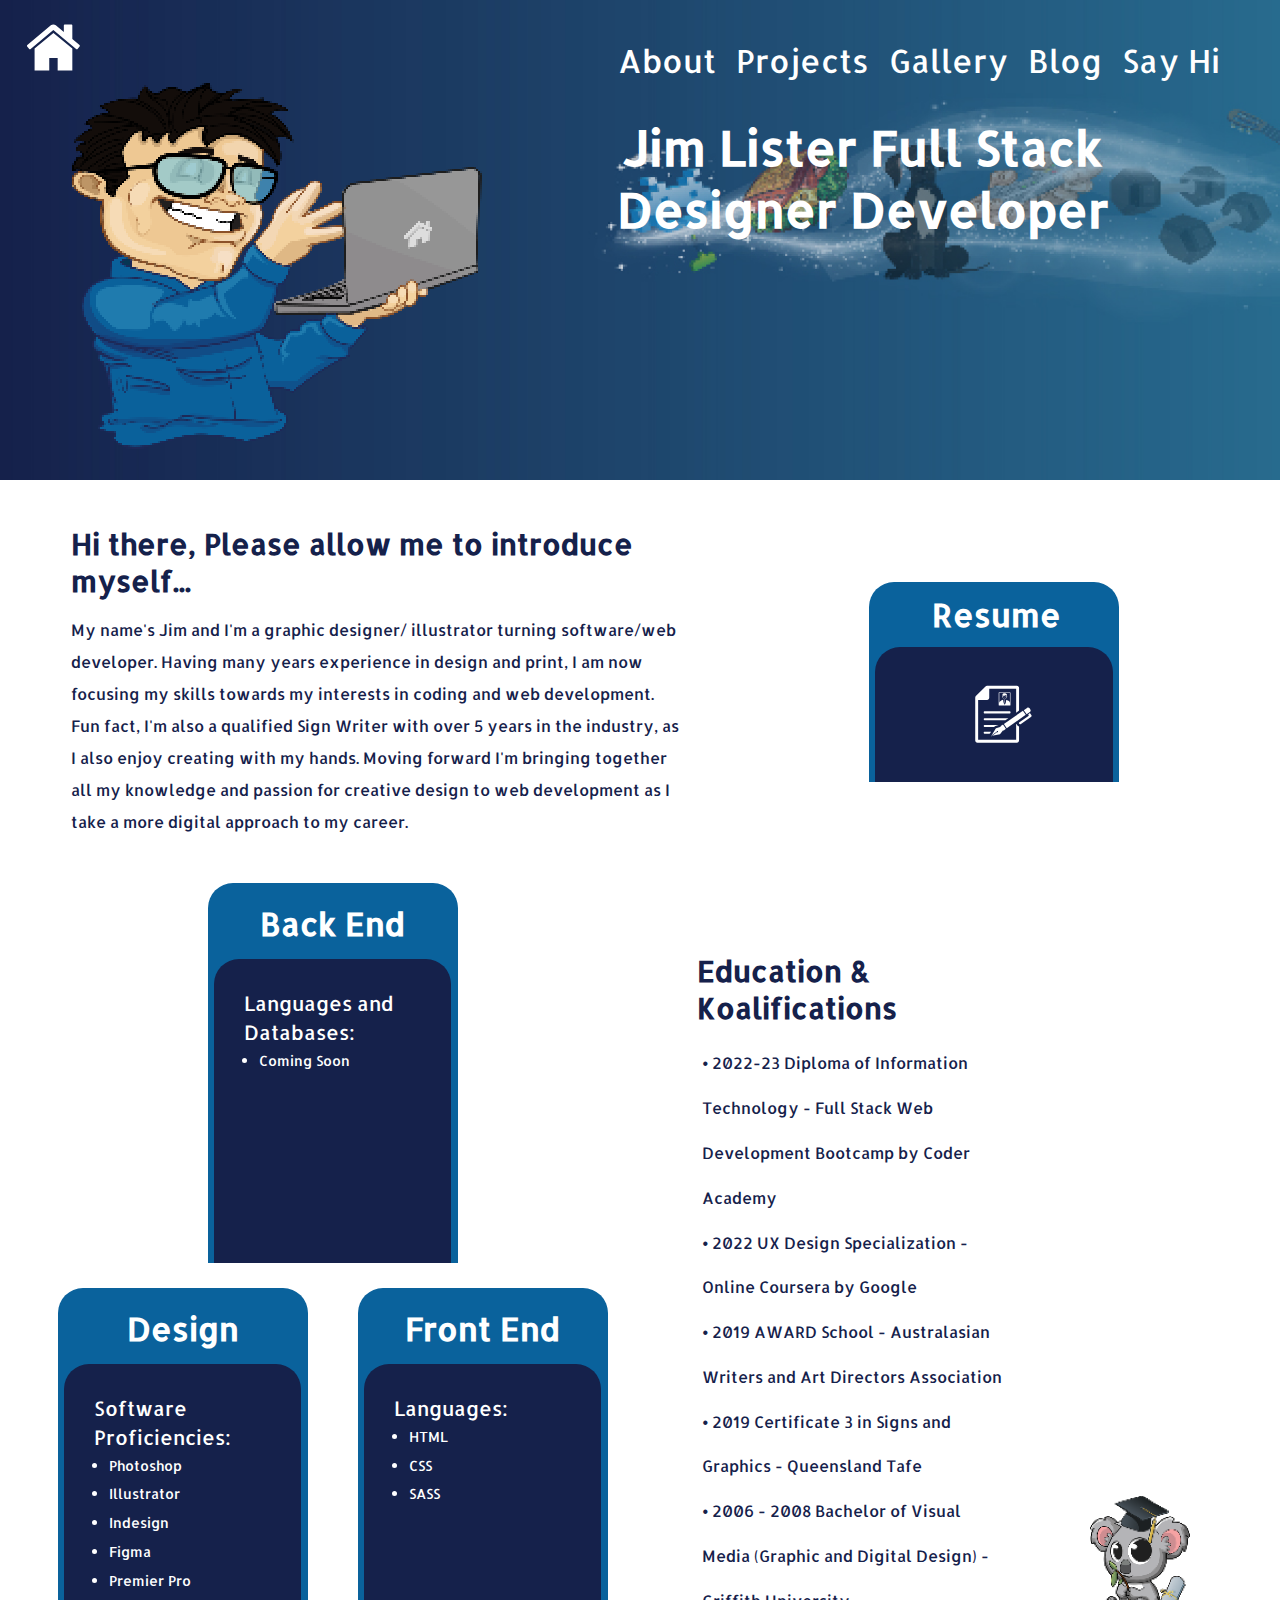
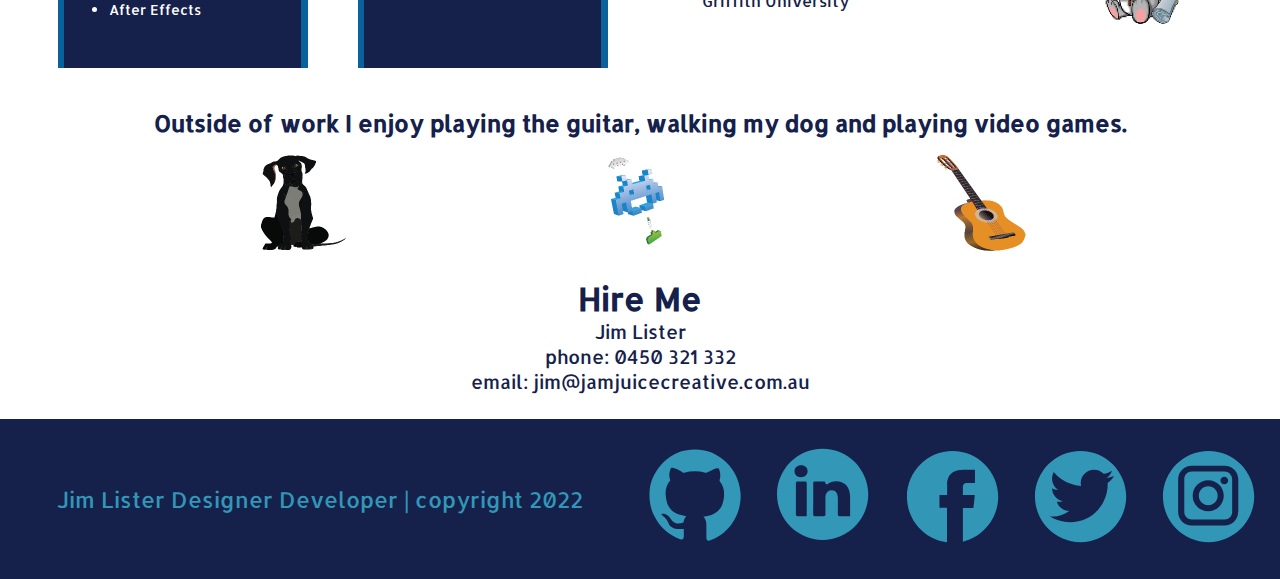
<file: index.html>
<!DOCTYPE html>
<html lang="en">
<head>
    <meta charset="UTF-8">
    <meta http-equiv="X-UA-Compatible" content="IE=edge">
    <meta name="viewport" content="width=device-width, initial-scale=1.0">
    <title>Jim Lister Full Stack Designer Developer</title>
    <link rel="preconnect" href="https://fonts.googleapis.com">
    <link rel="preconnect" href="https://fonts.gstatic.com" crossorigin>
    <link href="https://fonts.googleapis.com/css2?family=Allerta&display=swap" rel="stylesheet">
    <link rel="stylesheet" href ="stylesheets/style.css">
</head>

<body>
    <!-- Main Header -->
    <header class = "header">
        
        <div class = "header-top">
            <a class = "home-icon-container" href ="/index.html" >
                <img class = "home-icon" src="./images/home icon.svg" alt="home icon">
            </a>
            
            <!-- Desktop View Navigation -->

            <div class = "outside-nav">    
                <nav class ="nav">
                    <ul>
                        <span class ="header-top-span"></span>
                        <li>
                            <a href="/index.html">About</a>
                        </li>
                        <li>
                            <a href="./pages/projects.html">Projects</a>
                        </li>
                        <li>
                            <a href="./pages/gallery.html">Gallery</a>
                        </li>
                        <li>
                            <a href="./pages/blog.html">Blog</a>
                        </li>
                        <li>
                            <a href="./pages/contact.html">Say Hi</a>
                        </li>
                    </ul>
                </nav>
                <h1 class = "small-heading">Jim Lister Full Stack Designer Developer</h1>
            </div> 
        </div>  

        

        <div class = "header-bottom">
            <img class = "jim-illustration" src="./images/jim-lister-illustration.png" alt = "Jim Lister Illustration">
            <h1 class="large-heading">Jim Lister Full Stack Designer Developer</h1>
            <a class = "hamburger">
                <img class = "menu-icon" src ="./images/menu-bar-icon.svg" alt ="menu bar icon" width ="5px">
            </a>    
        </div>    
    
    </header>
    <!-- Phone View navigation -->
    <menu class = "dropdown-menu">
        <ul>
            <div class="dropdown"><li><a href="./index.html">About</a></li></div>
            <div class="dropdown"><li><a href="./pages/projects.html">Projects</a></li></div>
            <div class="dropdown"><li><a href="./pages/gallery.html">Gallery</a></li></div>
            <div class="dropdown"><li><a href="./pages/blog.html">Blog</a></li></div>
            <div class="dropdown"><li><a href="./pages/contact.html">Say Hi</a></li></div>
        </ul>

    </menu>

    <!-- about section -->

    <main class= "about">
        <div class ="about-top">
            <div class ="introduction-container">
                <h3 class ="introduction-heading">
                    Hi there, Please allow me to introduce myself...
                </h3>
                <p class = "introduction-text">
                    My name's Jim and I'm a graphic designer/ illustrator turning software/web developer. Having many years experience in design and print, I am now focusing my skills towards my interests in coding and web development.
                    Fun fact, I'm also a qualified Sign Writer with over 5 years in the industry, as I also enjoy creating with my hands.
                    Moving forward I'm bringing together all my knowledge and passion for creative design to web development as I take a more digital approach to my career. 

                </p>
                
                
            </div>
            <div class ="resume-card-container-container">
                <div class = "resume-card-container">
                    <h4> Resume</h4>
                    <div class = "box">
                        <div class = "resume-icon-container">
                            <a href ="./pdf/JimListerCV2022.pdf"><img class = "resume-icon" src = "./images/resume-icon.svg" alt = "resume icon"></a>
                        </div>
                    </div>
                </div>
            </div>
        </div>
            <div class ="about-bottom">
                <div class="qualifications-container">
                    <div class="qualifications-content">
                        <h3 class ="qualification-heading">
                            Education & Koalifications
                        </h3>
                        <p class = "qualifications-text">
                            • 2022-23 
                            Diploma of Information Technology
                            - Full Stack Web Development 
                            Bootcamp by Coder Academy <br>
                            • 2022 UX Design Specialization 
                            - Online Coursera by Google <br>
                            • 2019
                            AWARD School 
                            - Australasian Writers 
                            and Art Directors Association <br>
                            • 2019
                            Certificate 3 in Signs and Graphics 
                            - Queensland Tafe <br>
                            • 2006 - 2008
                            Bachelor of Visual Media 
                            (Graphic and Digital Design)
                            - Griffith University
                        </p>
                    </div>
                    <div class = "koala-image-container">
                        <img class = "koala-image" src ="images/koalaifications.png" alt ="Koala Graduate Illustration">
                    </div>
                </div>
                <div class ="all-cards">
                <div class = "card-container">
                    <h4 class = "design-header"> Design </h4>
                    <div class = "box">
                    <ul class = "list">
                        <li class = "list-heading">Software Proficiencies:</li>
                        <div class="sub-list">
                            <li>Photoshop</li>
                            <li>Illustrator</li>
                            <li>Indesign</li>
                            <li>Figma</li>
                            <li>Premier Pro</li>
                            <li>After Effects</li>
                        </div>
                    </ul>
                    </div>
                </div>
                <div class = "card-container">
                    <h4 class = "front-end-header"> Front End </h4>
                    <div class = "box">
                    <ul class = "list">
                        <li class = "list-heading">Languages:</li>
                        <div class="sub-list">
                            
                            <li>HTML</li>
                            <li>CSS</li>
                            <li>SASS</li>
                        </div>
                    </ul>
                    </div>
                </div>
                <div class = "card-container">
                    <h4 class = "design-header"> Back End </h4>
                    <div class = "box">
                    <ul class = "list">
                        <li class = "list-heading">Languages and Databases:</li>
                        <div class="sub-list">
                            <li>Coming Soon</li>
                        </div>
                    </ul>
                    </div>
                </div>
            </div>
        </div>
    </main>

    <!-- Personal Details Section -->
    <section class ="personal-details">
        <article class ="personal-interests">
            <h2>Outside of work I enjoy playing the guitar, walking my dog and playing video games. </h2>
            <section class ="interest-images-container">
                <div class ="interest-image"><img src ="./images/great-dane.png"></div>
                <div class ="interest-image"><img src ="./images/video-game.png"></div>
                <div class ="interest-image"><img src ="./images/guitar.png"></div>
            </section>
        </article>
        <aside class ="contact-details">
        <h2>Hire Me</h2>
        <p>Jim Lister</p>
        <p>phone: 0450 321 332</p>
        <p>email: jim@jamjuicecreative.com.au</p>
        </aside>
    </section>

    <!-- footer -->

    <footer>
        <div class = "footer-container">
            <div class="socials-container">
                <a href="https://github.com/JamJuiceCreative"><img src="./images/github-icon.svg" alt = "github icon"></a>
                <a href="https://www.linkedin.com/in/jim-lister"><img src="./images/linked-in-icon.svg" alt = "linked-in icon"></a>
                <a href="https://www.facebook.com/jamjuicecreative"><img src="./images/face-book-icon.svg" alt = "face book icon"></a>
                <a href="https://twitter.com/JamJuiceCrea"><img src="./images/twitter-icon.svg" alt ="twitter icon"></a>
                <a href="https://www.instagram.com/jamjuicecreative/"><img src="./images/instagram-icon.svg" alt ="instagram icon"></a>
            </div>
            <p class = "footer-text">Jim Lister Designer Developer | copyright 2022</p>
        </div>
    </footer>

</body>
</html>
</file>
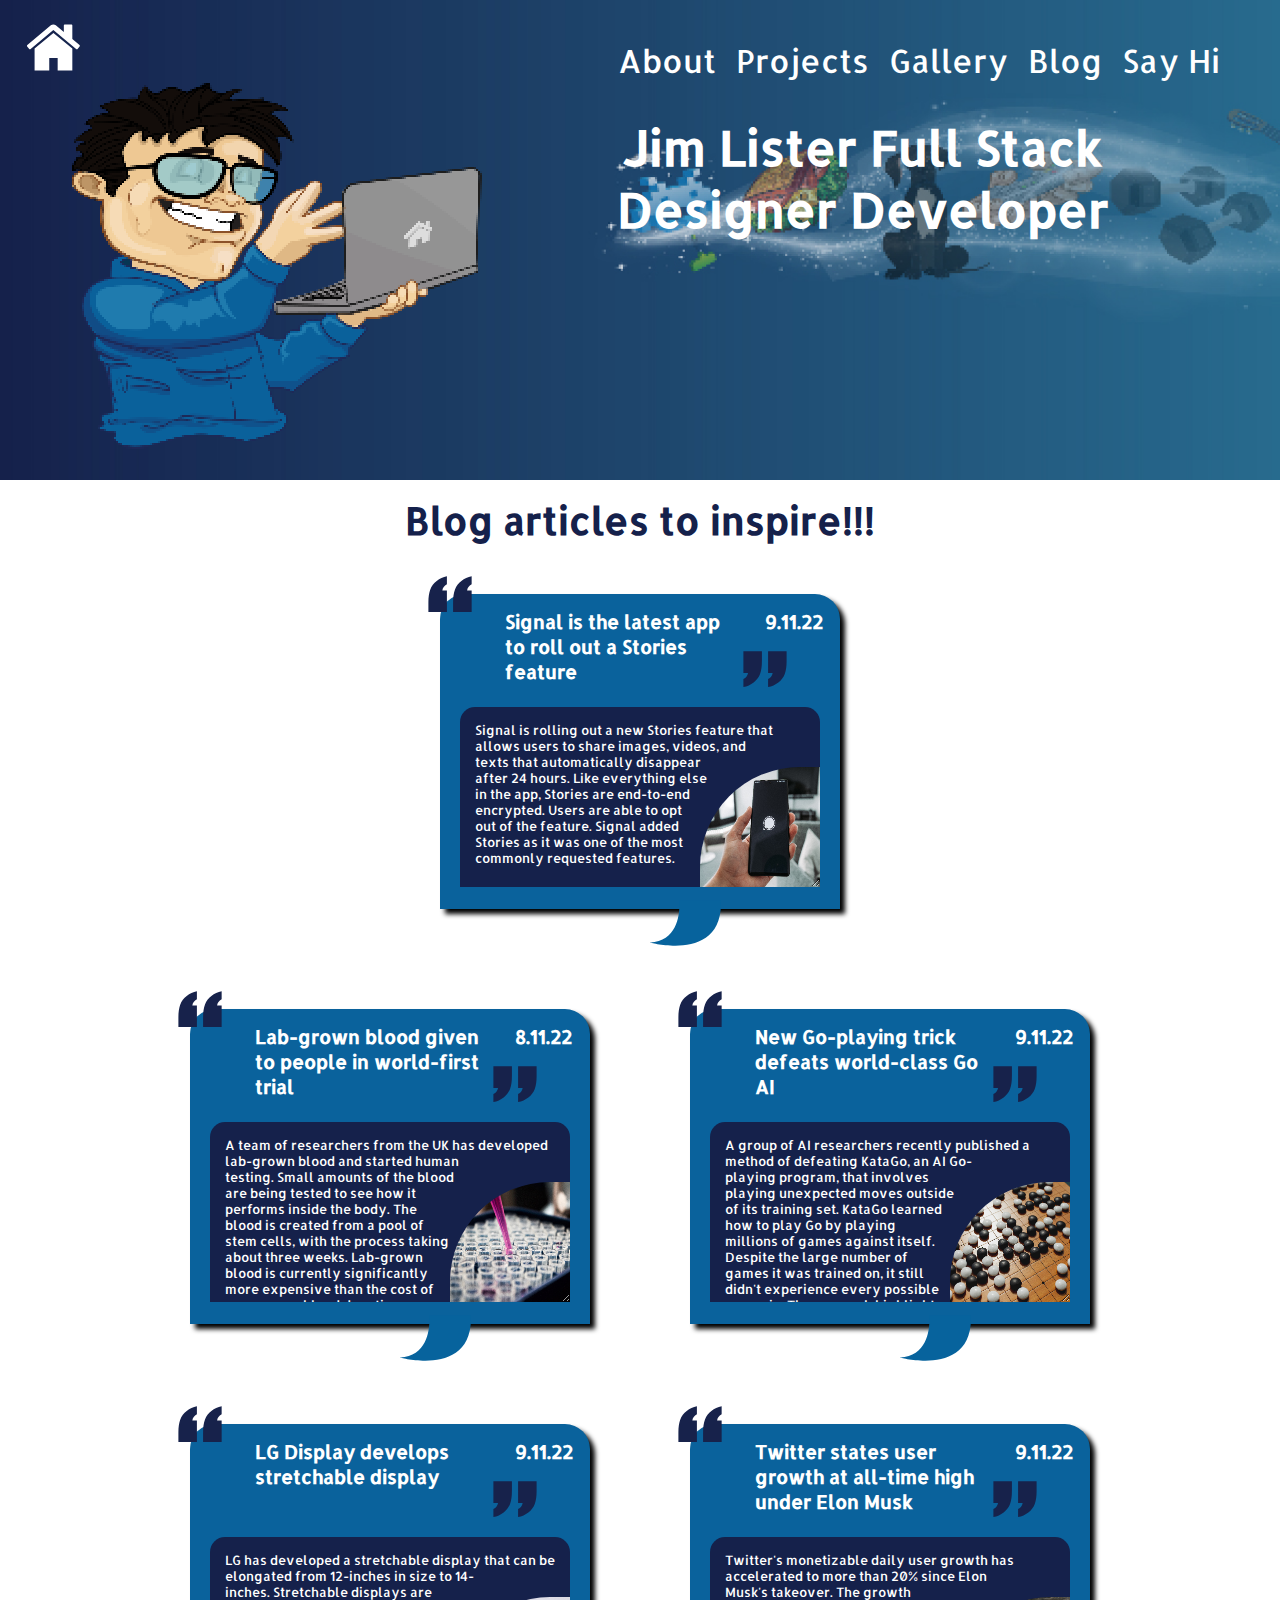
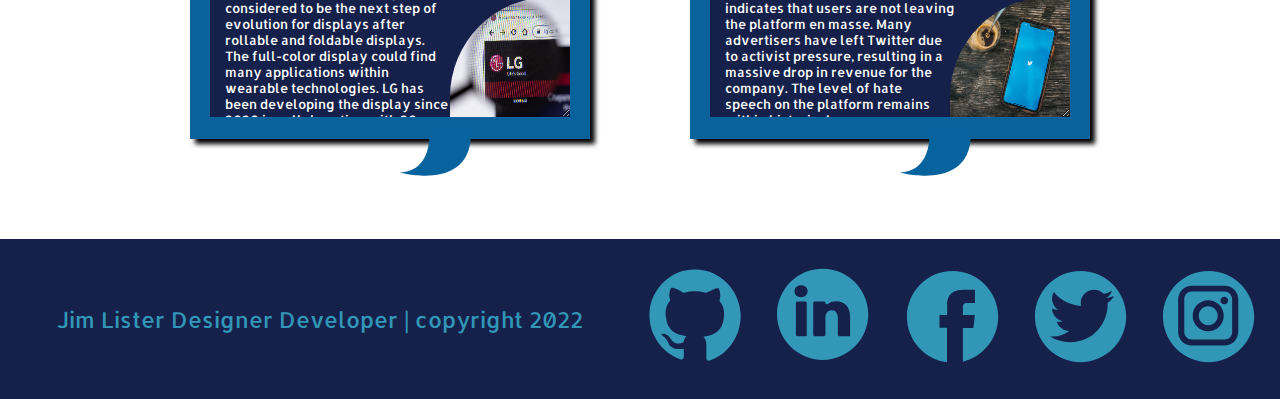
<file: pages/blog.html>
<!DOCTYPE html>
<html lang="en">
<head>
    <meta charset="UTF-8">
    <meta http-equiv="X-UA-Compatible" content="IE=edge">
    <meta name="viewport" content="width=device-width, initial-scale=1.0">
    <title>Jim Lister Full Stack Designer Developer</title>
    <link rel="preconnect" href="https://fonts.googleapis.com">
    <link rel="preconnect" href="https://fonts.gstatic.com" crossorigin>
    <link href="https://fonts.googleapis.com/css2?family=Allerta&display=swap" rel="stylesheet">
    <link rel="stylesheet" href ="../stylesheets/style.css">
</head>

<body>
    <!-- Main Heading -->
    <header class = "header">
        
        <div class = "header-top">
            <a class = "home-icon-container" href ="../index.html" >
                <img class = "home-icon" src="../images/home icon.svg" alt="home icon">
            </a>
            
            <!-- Desktop View Navigation -->

            <div class = "outside-nav">    
                <nav class ="nav">
                    <ul>
                        <span class ="header-top-span"></span>
                        <li>
                            <a href="../index.html">About</a>
                        </li>
                        <li>
                            <a href="../pages/projects.html">Projects</a>
                        </li>
                        <li>
                            <a href="../pages/gallery.html">Gallery</a>
                        </li>
                        <li>
                            <a href="../pages/blog.html">Blog</a>
                        </li>
                        <li>
                            <a href="../pages/contact.html">Say Hi</a>
                        </li>
                    </ul>
                </nav>
                <h1 class = "small-heading">Jim Lister Full Stack Designer Developer</h1>
            </div> 
        </div>  

        <div class = "header-bottom">
            <img class = "jim-illustration" src="../images/jim-lister-illustration.png" alt = "Jim Lister Illustration">
            <h1 class="large-heading">Jim Lister Full Stack Designer Developer</h1>
            <img class = "menu-icon" src ="../images/menu-bar-icon.svg" alt ="menu bar icon" width ="5px">
        </div>    
    
    </header>
    <!-- Phone View Navigation -->
    <menu class = "dropdown-menu">
        <ul>
            <div class="dropdown"><li><a href="../index.html">About</a></li></div>
            <div class="dropdown"><li><a href="../pages/projects.html">Projects</a></li></div>
            <div class="dropdown"><li><a href="../pages/gallery.html">Gallery</a></li></div>
            <div class="dropdown"><li><a href="../pages/blog.html">Blog</a></li></div>
            <div class="dropdown"><li><a href="../pages/contact.html">Say Hi</a></li></div>
        </ul>

    </menu>
     <!-- blog section -->
    <h1>Blog articles to inspire!!!</h1>
    <main class="blog-container">
        
        <a href = "https://www.zdnet.com/article/lg-display-develops-stretchable-display-that-extends-by-20/?utm_source=tldrnewsletter"><article class = "blog-box">
            <div class = "blog-heading-container">
                <img class = "start-comma" src ="../images/start-comma.svg" alt = "start comma">
                <h5 class = "blog-heading">LG Display develops stretchable display<h5 class = "blog-post-date">9.11.22</h5></h5>
                <img class = "end-comma" src ="../images/end-comma.svg" alt = "end comma">
            </div>
            <div class = "blog-content">
                <p class ="blog-copy">
                    <span class = "float">
                      <img class = "blog-image" src = "../images/lg-stretch-display.jpg" alt = "test image">
                    </span>
                    LG has developed a stretchable display that can be elongated from 12-inches in size to 14-inches. Stretchable displays are considered to be the next step of evolution for displays after rollable and foldable displays. The full-color display could find many applications within wearable technologies. LG has been developing the display since 2020 in collaboration with 20 South Korean research institutes.
                </p>
            </div>
            <img class = "speech-bubble-icon" src ="../images/speech-bubble-icon.svg" alt = "speech bubble icon">
            

        </article></a>
        <a href ="https://www.theverge.com/2022/11/7/23445476/elon-musk-twitter-user-growth-all-time-high-advertisers"><article class = "blog-box">
            <div class = "blog-heading-container">
                <img class = "start-comma" src ="../images/start-comma.svg" alt = "start comma">
                <h5 class = "blog-heading">Twitter states user growth at all-time high under Elon Musk <h5 class = "blog-post-date">9.11.22</h5></h5>
                <img class = "end-comma" src ="../images/end-comma.svg" alt = "end comma">
            </div>
            <div class = "blog-content">
                <p class ="blog-copy">
                    <span class = "float">
                      <img class = "blog-image" src = "../images/twitter-post.jpg" alt = "test image">
                    </span>
                    Twitter's monetizable daily user growth has accelerated to more than 20% since Elon Musk's takeover. The growth indicates that users are not leaving the platform en masse. Many advertisers have left Twitter due to activist pressure, resulting in a massive drop in revenue for the company. The level of hate speech on the platform remains within historical norms.
                </p>
            </div>
            <img class = "speech-bubble-icon" src ="../images/speech-bubble-icon.svg" alt = "speech bubble icon">
            

        </article></a>
        <a href ="https://www.bbc.com/news/health-63513330?utm_source=tldrnewsletter"><article class = "blog-box">
            <div class = "blog-heading-container">
                <img class = "start-comma" src ="../images/start-comma.svg" alt = "start comma">
                <h5 class = "blog-heading">Lab-grown blood given to people in world-first trial<h5 class = "blog-post-date">8.11.22</h5></h5>
                <img class = "end-comma" src ="../images/end-comma.svg" alt = "end comma">
            </div>
            <div class = "blog-content">
                <p class ="blog-copy">
                    <span class = "float">
                      <img class = "blog-image" src = "../images/lab-grown-blood.jpg" alt = "test image">
                    </span>
                    A team of researchers from the UK has developed lab-grown blood and started human testing. Small amounts of the blood are being tested to see how it performs inside the body. The blood is created from a pool of stem cells, with the process taking about three weeks. Lab-grown blood is currently significantly more expensive than the cost of an average blood donation.
                </p>
            </div>
            <img class = "speech-bubble-icon" src ="../images/speech-bubble-icon.svg" alt = "speech bubble icon">
            

        </article></a>
        <a href ="https://arstechnica.com/information-technology/2022/11/new-go-playing-trick-defeats-world-class-go-ai-but-loses-to-human-amateurs/?utm_source=tldrnewsletter"><article class = "blog-box">
            <div class = "blog-heading-container">
                <img class = "start-comma" src ="../images/start-comma.svg" alt = "start comma">
                <h5 class = "blog-heading">New Go-playing trick defeats world-class Go AI <h5 class = "blog-post-date">9.11.22</h5></h5>
                <img class = "end-comma" src ="../images/end-comma.svg" alt = "end comma">
            </div>
            <div class = "blog-content">
                <p class ="blog-copy">
                    <span class = "float">
                      <img class = "blog-image" src = "../images/go-board-game.jpg" alt = "test image">
                    </span>
                    A group of AI researchers recently published a method of defeating KataGo, an AI Go-playing program, that involves playing unexpected moves outside of its training set. KataGo learned how to play Go by playing millions of games against itself. Despite the large number of games it was trained on, it still didn't experience every possible scenario. The research highlights the need for better automated testing of AI systems.
                </p>
            </div>
            <img class = "speech-bubble-icon" src ="../images/speech-bubble-icon.svg" alt = "speech bubble icon">
            

        </article></a>
        <a href ="https://techcrunch.com/2022/11/07/signal-the-latest-platform-roll-out-stories-feature/?utm_source=tldrnewsletter"><article class = "blog-box">
            <div class = "blog-heading-container">
                <img class = "start-comma" src ="../images/start-comma.svg" alt = "start comma">
                <h5 class = "blog-heading">Signal is the latest app to roll out a Stories feature<h5 class = "blog-post-date">9.11.22</h5></h5>
                <img class = "end-comma" src ="../images/end-comma.svg" alt = "end comma">
            </div>
            <div class = "blog-content">
                <p class ="blog-copy">
                    <span class = "float">
                      <img class = "blog-image" src = "../images/signal-app.jpg" alt = "test image">
                    </span>
                    Signal is rolling out a new Stories feature that allows users to share images, videos, and texts that automatically disappear after 24 hours. Like everything else in the app, Stories are end-to-end encrypted. Users are able to opt out of the feature. Signal added Stories as it was one of the most commonly requested features.
                </p>
            </div>
            <img class = "speech-bubble-icon" src ="../images/speech-bubble-icon.svg" alt = "speech bubble icon">
            

        </article></a>

    </main>

    <!-- footer -->

    <footer>
        <div class = "footer-container">
            <div class="socials-container">
                <a href="https://github.com/JamJuiceCreative"><img src="../images/github-icon.svg" alt = "github icon"></a>
                <a href="https://www.linkedin.com/in/jim-lister"><img src="../images/linked-in-icon.svg" alt = "linked-in icon"></a>
                <a href="https://www.facebook.com/jamjuicecreative"><img src="../images/face-book-icon.svg" alt = "face book icon"></a>
                <a href="https://twitter.com/JamJuiceCrea"><img src="../images/twitter-icon.svg" alt ="twitter icon"></a>
                <a href="https://www.instagram.com/jamjuicecreative/"><img src="../images/instagram-icon.svg" alt ="instagram icon"></a>
            </div>
            <p class = "footer-text">Jim Lister Designer Developer | copyright 2022</p>
        </div>
    </footer>

</body>
</html>
</file>
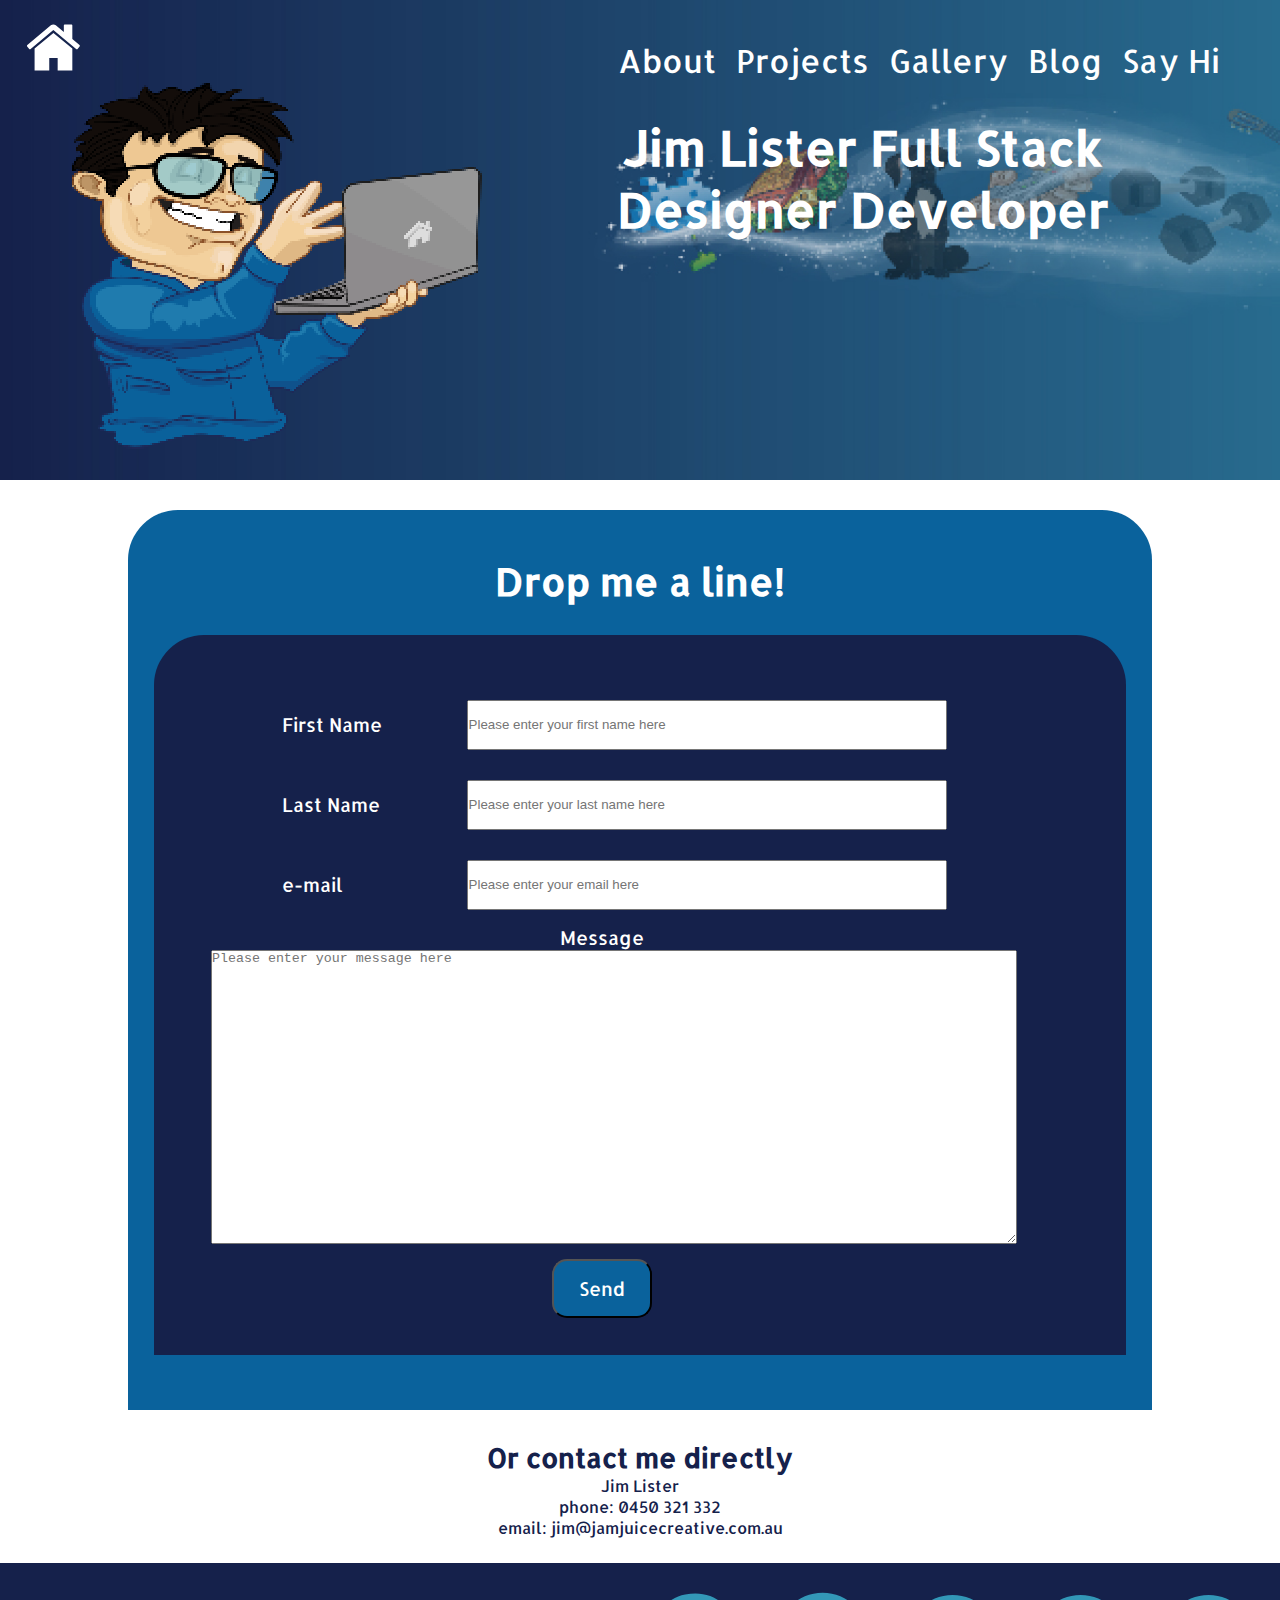
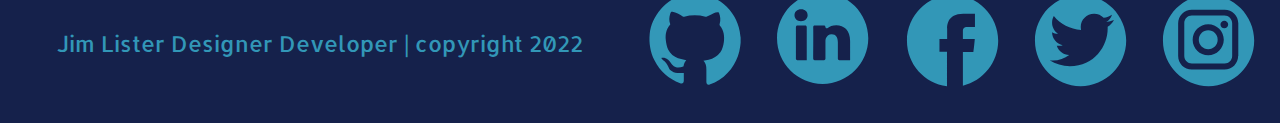
<file: pages/contact.html>
<!DOCTYPE html>
<html lang="en">
<head>
    <meta charset="UTF-8">
    <meta http-equiv="X-UA-Compatible" content="IE=edge">
    <meta name="viewport" content="width=device-width, initial-scale=1.0">
    <title>Jim Lister Full Stack Designer Developer</title>
    <link rel="preconnect" href="https://fonts.googleapis.com">
    <link rel="preconnect" href="https://fonts.gstatic.com" crossorigin>
    <link href="https://fonts.googleapis.com/css2?family=Allerta&display=swap" rel="stylesheet">
    <link rel="stylesheet" href ="../stylesheets/style.css">
</head>

<body>
    <!-- Main Header -->
    <header class = "header">
        
        <div class = "header-top">
            <a class = "home-icon-container" href ="../index.html" >
                <img class = "home-icon" src="../images/home icon.svg" alt="home icon">
            </a>
            
            <!-- Desktop View Navigation -->

            <div class = "outside-nav">    
                <nav class ="nav">
                    <ul>
                        <span class ="header-top-span"></span>
                        <li>
                            <a href="../index.html">About</a>
                        </li>
                        <li>
                            <a href="../pages/projects.html">Projects</a>
                        </li>
                        <li>
                            <a href="../pages/gallery.html">Gallery</a>
                        </li>
                        <li>
                            <a href="../pages/blog.html">Blog</a>
                        </li>
                        <li>
                            <a href="../pages/contact.html">Say Hi</a>
                        </li>
                    </ul>
                </nav>
                <h1 class = "small-heading">Jim Lister Full Stack Designer Developer</h1>
            </div> 
        </div>  

        

        <div class = "header-bottom">
            <img class = "jim-illustration" src="../images/jim-lister-illustration.png" alt = "Jim Lister Illustration">
            <h1 class="large-heading">Jim Lister Full Stack Designer Developer</h1>
            <img class = "menu-icon" src ="../images/menu-bar-icon.svg" alt ="menu bar icon" width ="5px">
        </div>    
    
    </header>
    <!-- Phone View navigation -->
    <menu class = "dropdown-menu">
        <ul>
            <div class="dropdown"><li><a href="../index.html">About</a></li></div>
            <div class="dropdown"><li><a href="../pages/projects.html">Projects</a></li></div>
            <div class="dropdown"><li><a href="../pages/gallery.html">Gallery</a></li></div>
            <div class="dropdown"><li><a href="../pages/blog.html">Blog</a></li></div>
            <div class="dropdown"><li><a href="../pages/contact.html">Say Hi</a></li></div>
        </ul>

    </menu>

    <!-- contact section -->

    <main class="form-container">
        <h1>Drop me a line!</h1>
        <div class = "form-box">
            <div class="form">
                <form action="/">

                  <div class ="first-name">
                    <label for ="first-name">First Name</label>
                    <input type ="text" id="first-name" name="firstname" placeholder="Please enter your first name here">
                  </div>
                  
                  <div class = "last-name">
                    <label for ="last-name">Last Name</label>
                    <input type ="text" id="last-name" name="lastname" placeholder="Please enter your last name here">
                  </div>
                  <div class ="email">
                    <label for ="email">e-mail</label>
                    <input type ="email" id="email" name="email" placeholder="Please enter your email here">
                  </div>
              
                  <label for="message">Message</label>
                  <textarea id="message" name="message" placeholder="Please enter your message here" style="height:50%"></textarea>
                  
                  
                  <input type="submit" name ="submit" value="Send" id="submit">
                  
                </form>
            </div> 
        </div>
        
    </main>
    <main class ="contact-details">
    <h2>Or contact me directly</h2>
    <p>Jim Lister</p>
    <p>phone: 0450 321 332</p>
    <p>email: jim@jamjuicecreative.com.au</p>
    </main>

    <!-- footer -->

    <footer>
        <div class = "footer-container">
            <div class="socials-container">
                <a href="https://github.com/JamJuiceCreative"><img src="../images/github-icon.svg" alt = "github icon"></a>
                <a href="https://www.linkedin.com/in/jim-lister"><img src="../images/linked-in-icon.svg" alt = "linked-in icon"></a>
                <a href="https://www.facebook.com/jamjuicecreative"><img src="../images/face-book-icon.svg" alt = "face book icon"></a>
                <a href="https://twitter.com/JamJuiceCrea"><img src="../images/twitter-icon.svg" alt ="twitter icon"></a>
                <a href="https://www.instagram.com/jamjuicecreative/"><img src="../images/instagram-icon.svg" alt ="instagram icon"></a>
            </div>
            <p class = "footer-text">Jim Lister Designer Developer | copyright 2022</p>
        </div>
    </footer>

</body>
</html>
</file>
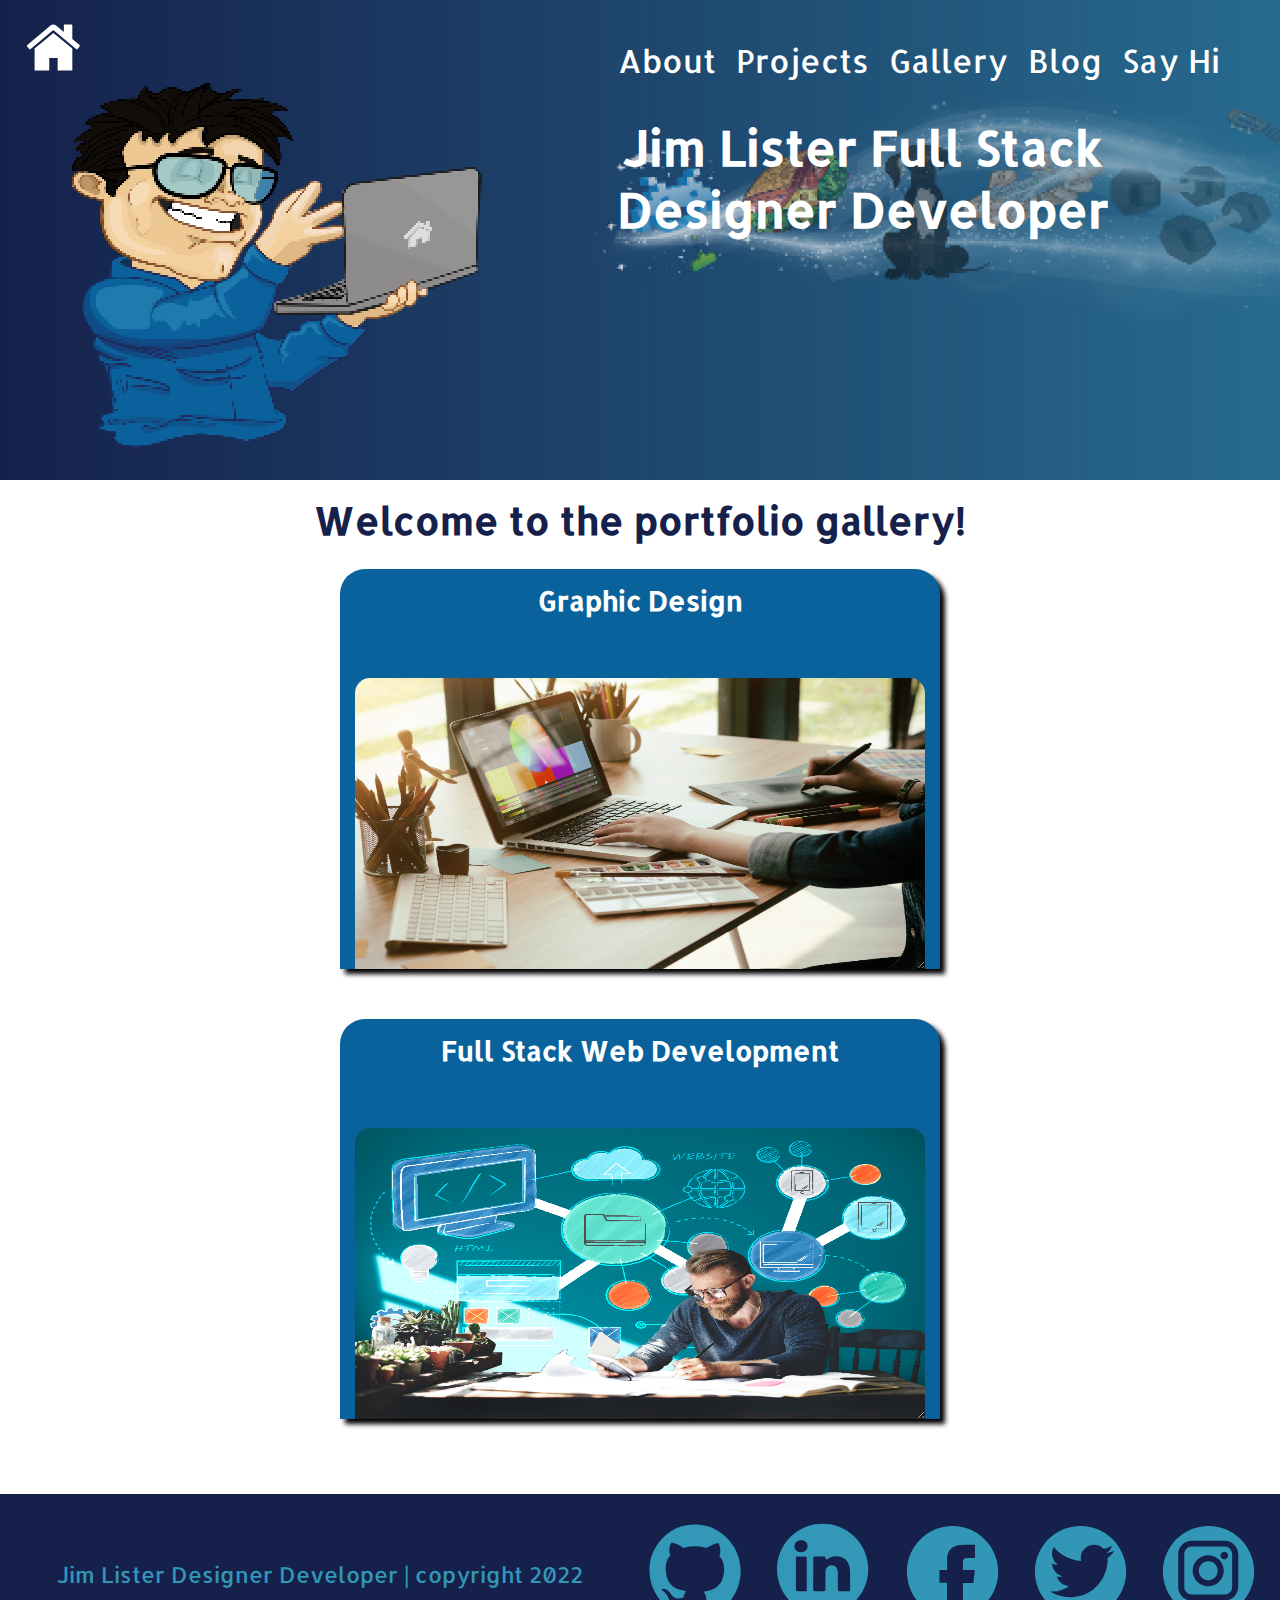
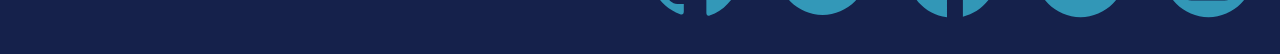
<file: pages/gallery.html>
<!DOCTYPE html>
<html lang="en">
<head>
    <meta charset="UTF-8">
    <meta http-equiv="X-UA-Compatible" content="IE=edge">
    <meta name="viewport" content="width=device-width, initial-scale=1.0">
    <title>Jim Lister Full Stack Designer Developer</title>
    <link rel="preconnect" href="https://fonts.googleapis.com">
    <link rel="preconnect" href="https://fonts.gstatic.com" crossorigin>
    <link href="https://fonts.googleapis.com/css2?family=Allerta&display=swap" rel="stylesheet">
    <link rel="stylesheet" href ="../stylesheets/style.css">
</head>

<body>
    <!-- Main Header -->
    <header class = "header">
        
        <div class = "header-top">
            <a class = "home-icon-container" href ="../index.html" >
                <img class = "home-icon" src="../images/home icon.svg" alt="home icon">
            </a>
            
            <!-- Desktop View Navigation -->

            <div class = "outside-nav">    
                <nav class ="nav">
                    <ul>
                        <span class ="header-top-span"></span>
                        <li>
                            <a href="../index.html">About</a>
                        </li>
                        <li>
                            <a href="../pages/projects.html">Projects</a>
                        </li>
                        <li>
                            <a href="../pages/gallery.html">Gallery</a>
                        </li>
                        <li>
                            <a href="../pages/blog.html">Blog</a>
                        </li>
                        <li>
                            <a href="../pages/contact.html">Say Hi</a>
                        </li>
                    </ul>
                </nav>
                <h1 class = "small-heading">Jim Lister Full Stack Designer Developer</h1>
            </div> 
        </div>  

        <div class = "header-bottom">
            <img class = "jim-illustration" src="../images/jim-lister-illustration.png" alt = "Jim Lister Illustration">
            <h1 class="large-heading">Jim Lister Full Stack Designer Developer</h1>
            <img class = "menu-icon" src ="../images/menu-bar-icon.svg" alt ="menu bar icon" width ="5px">
        </div>    
    
    </header>

    <!-- Phone View navigation -->
    <menu class = "dropdown-menu">
        <ul>
            <div class="dropdown"><li><a href="../index.html">About</a></li></div>
            <div class="dropdown"><li><a href="../pages/projects.html">Projects</a></li></div>
            <div class="dropdown"><li><a href="../pages/gallery.html">Gallery</a></li></div>
            <div class="dropdown"><li><a href="../pages/blog.html">Blog</a></li></div>
            <div class="dropdown"><li><a href="../pages/contact.html">Say Hi</a></li></div>
        </ul>

    </menu>

    <!-- gallery section -->

    <h1>Welcome to the portfolio gallery!</h1>
    <main class="gallery-container">
        <div class = "gallery-box">
            <div class = "gallery-heading-container">
                
                <h5 class = "gallery-heading">Graphic Design</h5>
                
            </div>
            <div class = "gallery-content">
             <img class = "gallery-image" src = "../images/graphic-design.jpg" alt = "test image">
            </div>
        </div>

        <div class = "gallery-box">
            <div class = "gallery-heading-container">
                <h5 class = "gallery-heading">Full Stack Web Development</h5>
            </div>
            <div class = "gallery-content">
                <img class = "gallery-image" src = "../images/web-design-photo.jpg" alt = "test image">
            </div>
        </div>


    </main>

     <!-- footer -->

    <footer>
        <div class = "footer-container">
            <div class="socials-container">
                <a href="https://github.com/JamJuiceCreative"><img src="../images/github-icon.svg" alt = "github icon"></a>
                <a href="https://www.linkedin.com/in/jim-lister"><img src="../images/linked-in-icon.svg" alt = "linked-in icon"></a>
                <a href="https://www.facebook.com/jamjuicecreative"><img src="../images/face-book-icon.svg" alt = "face book icon"></a>
                <a href="https://twitter.com/JamJuiceCrea"><img src="../images/twitter-icon.svg" alt ="twitter icon"></a>
                <a href="https://www.instagram.com/jamjuicecreative/"><img src="../images/instagram-icon.svg" alt ="instagram icon"></a>
            </div>
            <p class = "footer-text">Jim Lister Designer Developer | copyright 2022</p>
        </div>
    </footer>

</body>
</html>
</file>
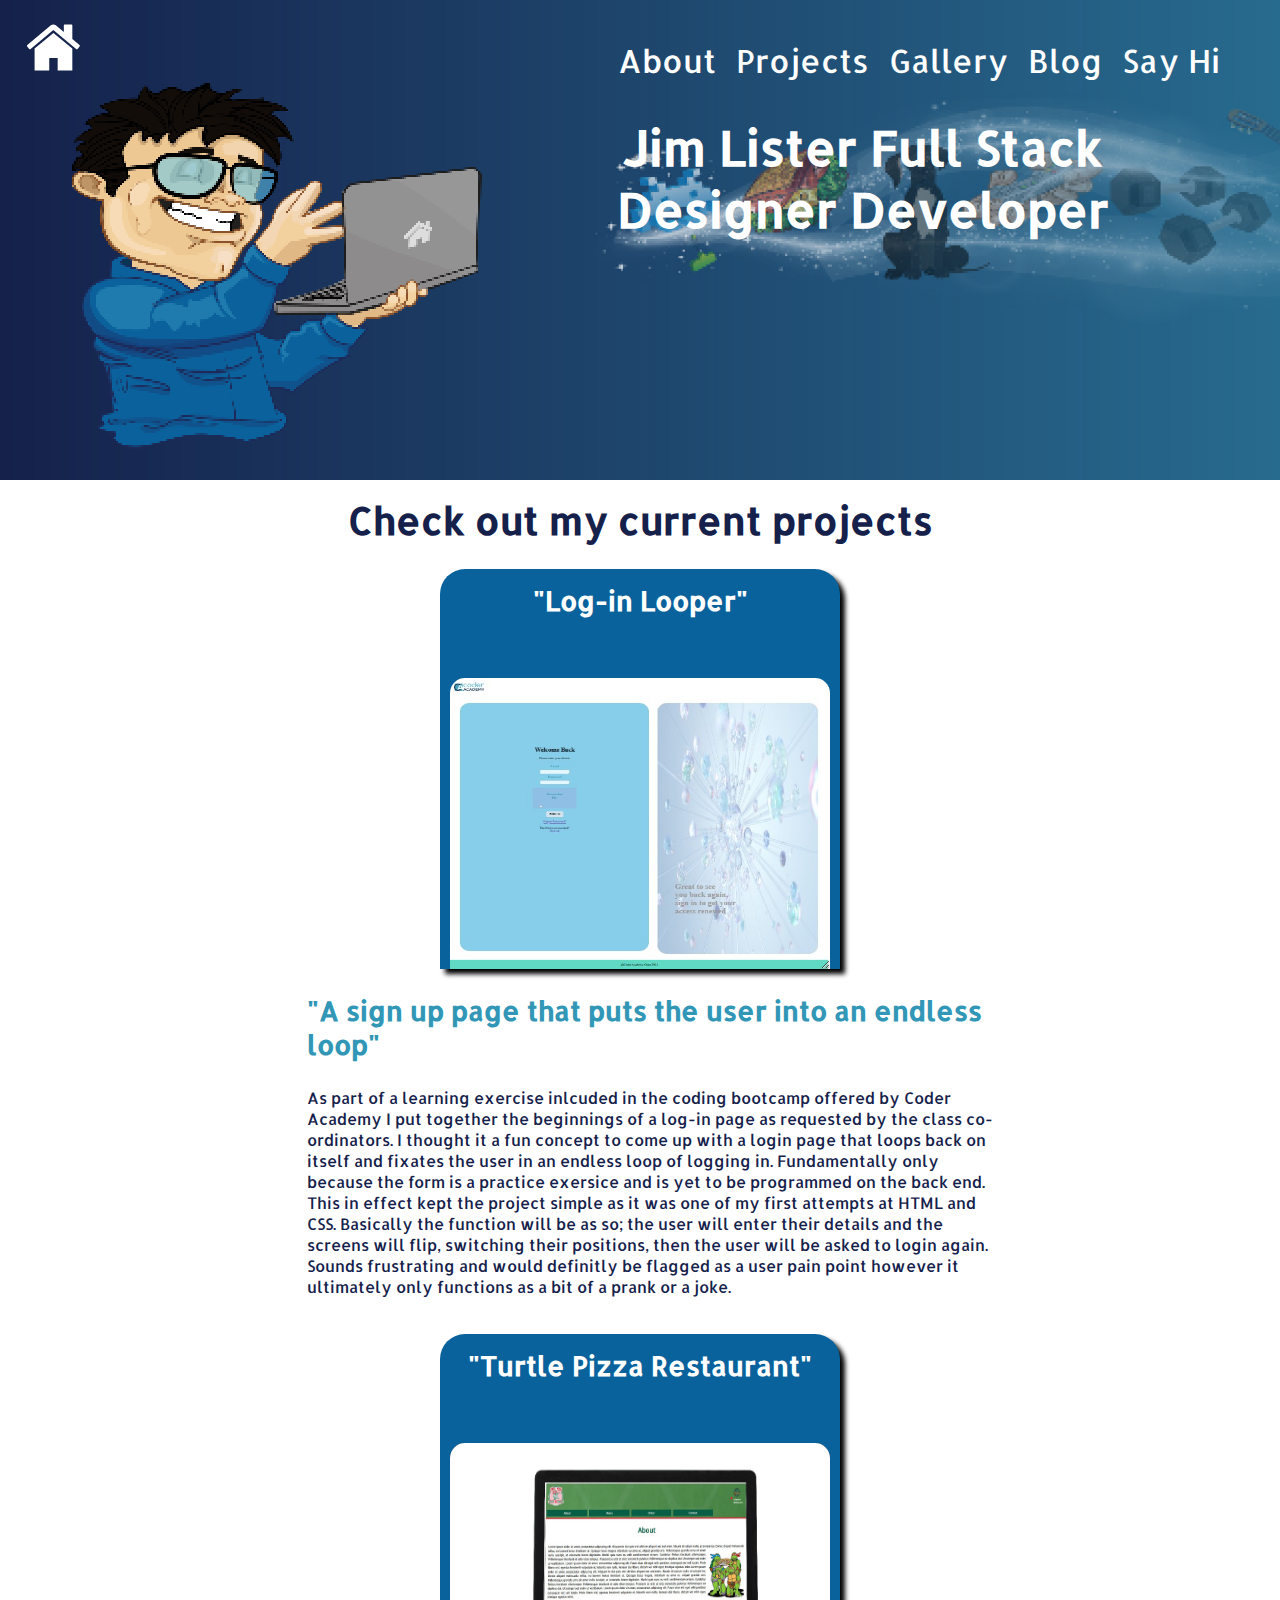
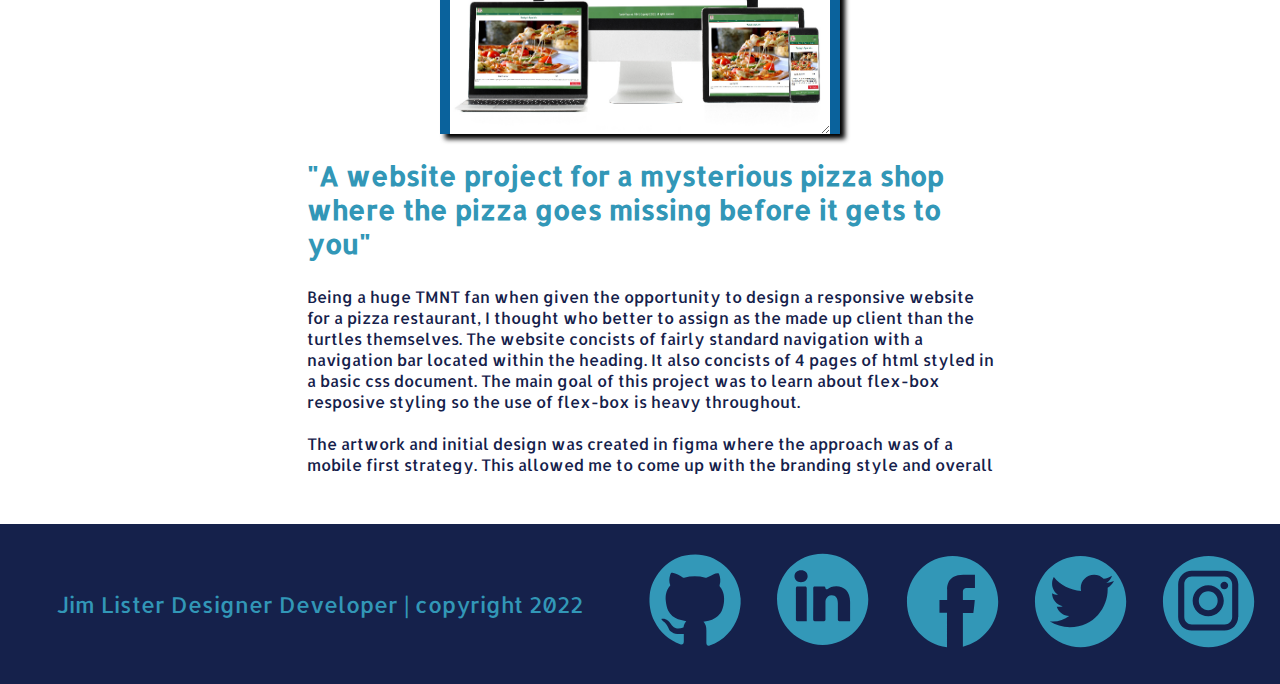
<file: pages/projects.html>
<!DOCTYPE html>
<html lang="en">
<head>
    <meta charset="UTF-8">
    <meta http-equiv="X-UA-Compatible" content="IE=edge">
    <meta name="viewport" content="width=device-width, initial-scale=1.0">
    <title>Jim Lister Full Stack Designer Developer</title>
    <link rel="preconnect" href="https://fonts.googleapis.com">
    <link rel="preconnect" href="https://fonts.gstatic.com" crossorigin>
    <link href="https://fonts.googleapis.com/css2?family=Allerta&display=swap" rel="stylesheet">
    <link rel="stylesheet" href ="../stylesheets/style.css">
</head>

<body>
    <!-- Main Header -->
    <header class = "header">
        
        <div class = "header-top">
            <a class = "home-icon-container" href ="../index.html" >
                <img class = "home-icon" src="../images/home icon.svg" alt="home icon">
            </a>
            
            <!-- Desktop View Navigation -->

            <div class = "outside-nav">    
                <nav class ="nav">
                    <ul>
                        <span class ="header-top-span"></span>
                        <li>
                            <a href="../index.html">About</a>
                        </li>
                        <li>
                            <a href="../pages/projects.html">Projects</a>
                        </li>
                        <li>
                            <a href="../pages/gallery.html">Gallery</a>
                        </li>
                        <li>
                            <a href="../pages/blog.html">Blog</a>
                        </li>
                        <li>
                            <a href="../pages/contact.html">Say Hi</a>
                        </li>
                    </ul>
                </nav>
                <h1 class = "small-heading">Jim Lister Full Stack Designer Developer</h1>
            </div> 
        </div>  

        <div class = "header-bottom">
            <img class = "jim-illustration" src="../images/jim-lister-illustration.png" alt = "Jim Lister Illustration">
            <h1 class="large-heading">Jim Lister Full Stack Designer Developer</h1>
            <img class = "menu-icon" src ="../images/menu-bar-icon.svg" alt ="menu bar icon" width ="5px">
        </div>    
    
    </header>
    <!-- Phone View navigation -->
    <menu class = "dropdown-menu">
        <ul>
            <div class="dropdown"><li><a href="../index.html">About</a></li></div>
            <div class="dropdown"><li><a href="../pages/projects.html">Projects</a></li></div>
            <div class="dropdown"><li><a href="../pages/gallery.html">Gallery</a></li></div>
            <div class="dropdown"><li><a href="../pages/blog.html">Blog</a></li></div>
            <div class="dropdown"><li><a href="../pages/contact.html">Say Hi</a></li></div>
        </ul>

    </menu>

    <!-- projects section -->

    <h1>Check out my current projects</h1>
    <main class="projects-container">
        <div class = "projects-box">
            <div class = "projects-heading-container">
                
                <h5 class = "projects-heading">"Log-in Looper"</h5>
                
            </div>
            <div class = "projects-content">
             <img class = "projects-image" src = "../images/Login-looper.jpg" alt = "Login Looper">
            </div>
        </div>
        <div class = "projects-text-container">
          <h5>"A sign up page that puts the user into an endless loop"</h5>
          <p> As part of a learning exercise inlcuded in the coding bootcamp offered by Coder Academy I put 
            together the beginnings of a log-in page as requested by the class co-ordinators. I thought it a 
            fun concept to come up with a login page that loops back on itself and fixates the user in an endless loop of logging in. 
            Fundamentally only because the form is a practice exersice and is yet to be programmed on the back end. This in effect 
            kept the project simple as it was one of my first attempts at HTML and CSS. Basically the function will be as so; the user 
            will enter their details and the screens will flip, switching their positions, then the user will be asked to login again. 
            Sounds frustrating and would definitly be flagged as a user pain point however it ultimately only functions as a bit of a prank or a joke. <br><br>

            The things I learned attempting this project were the various forms for starters. I learned about the various properties like position and color, font-size and width.
            I learned how to assign various attributes to elements and style them into a component. I learned how to link images and play with the values such as opacity and corner-radius. 
            And I also learned how to divide components into various arrangements and label them semantically.

          </p>
        </div>  
        <div class = "projects-box">
            <div class = "projects-heading-container">
                <h5 class = "projects-heading">"Turtle Pizza Restaurant"</h5>
            </div>
            <div class = "projects-content">
                <img class = "projects-image" src = "../images/turtle pizza responsive.jpg" alt = "Turtle Pizza">
            </div>
        </div>
        <div class = "projects-text-container">
            <h5>"A website project for a mysterious pizza shop where the pizza goes missing before it gets to you"</h5>
            <p>Being a huge TMNT fan when given the opportunity to design a responsive website for a pizza restaurant, I thought who better to assign as the made up client than the turtles themselves. The website concists of fairly standard navigation with a navigation bar located within the heading. 
                It also concists of 4 pages of html styled in a basic css document. The main goal of this project was to learn about flex-box resposive styling so the use of flex-box is heavy throughout.<br><br>
                The artwork and initial design was created in figma where the approach was of a mobile first strategy. This allowed me to come up with the branding style and overall theme of the website on a mobile display first. I find this approach helpful as you can restrict the content down to only essential components and then add less- essential components as you scale larger to fill up the space. 
                It's also helpful when designing responsive websites as the cascading styles carry over to the larger viewports and can be overwritten, limiting the amount of duplicate code required in the css. <br><br>
                What I learned in this project was mostly the wide variety of functions that flex-box display opens you up to. 
                I learned more about syling properties like min and max-width which are important when creating responsive websites which also rely heavily on percentages.

            </p>
          </div>  

    </main>

     <!-- footer -->

    <footer>
        <div class = "footer-container">
            <div class="socials-container">
                <a href="https://github.com/JamJuiceCreative"><img src="../images/github-icon.svg" alt = "github icon"></a>
                <a href="https://www.linkedin.com/in/jim-lister"><img src="../images/linked-in-icon.svg" alt = "linked-in icon"></a>
                <a href="https://www.facebook.com/jamjuicecreative"><img src="../images/face-book-icon.svg" alt = "face book icon"></a>
                <a href="https://twitter.com/JamJuiceCrea"><img src="../images/twitter-icon.svg" alt ="twitter icon"></a>
                <a href="https://www.instagram.com/jamjuicecreative/"><img src="../images/instagram-icon.svg" alt ="instagram icon"></a>
            </div>
            <p class = "footer-text">Jim Lister Designer Developer | copyright 2022</p>
        </div>
    </footer>

</body>
</html>
</file>
<file: stylesheets/style.css>
/* default settings */
* {
  padding: 0;
  margin: 0;
  box-sizing: border-box;
}

/* components */
/* small devices (portrait tablet and large phones */
@media only screen and (max-width: 500px) {
  .header {
    display: flex;
    flex-direction: column;
    background-image: url(../../images/header-background.jpg);
    background-repeat: no-repeat;
    display: flex;
    text-align: right;
    font-size: 1.2rem;
  }
  .header .large-heading {
    display: none;
  }
  .header .header-top {
    display: flex;
  }
  .header .header-bottom {
    display: flex;
    justify-content: space-between;
    align-items: flex-end;
  }
  .header .small-heading {
    margin-right: 25px;
  }
  .header .jim-illustration {
    margin-left: 25px;
    position: relative;
    width: 80%;
    left: 50px;
  }
  .header .nav {
    display: none;
  }
  .header h1 {
    margin-right: 15px;
    margin-top: 15px;
    font-size: 0.75em;
    color: white;
  }
  .header .home-icon {
    margin-top: 15px;
    margin-left: 15px;
    min-width: 50px;
  }
  .header .menu-icon {
    min-width: 50px;
    margin-right: 15px;
    margin-bottom: 15px;
    display: none;
  }
  .hamburger :before {
    display: none;
  }
  .hamburger :hover {
    display: none;
  }
  .dropdown-menu {
    text-align: center;
    color: white;
    list-style: none;
  }
  .dropdown-menu ul {
    display: flex;
    height: 40px;
  }
  .dropdown-menu ul .dropdown {
    display: flex;
    justify-content: center;
    align-items: center;
    background: #15214B;
    width: 20%;
    margin: 1px;
  }
  .dropdown-menu ul .dropdown li {
    display: flex;
    list-style: none;
    margin: 1px;
  }
  .dropdown-menu ul .dropdown li a {
    font-size: 0.5em;
    text-decoration: none;
    color: white;
    background: #15214B;
    padding: 1px;
  }
  .dropdown-menu ul .dropdown li a:visited {
    color: white;
  }
}
/* Larger Devices */
@media only screen and (min-width: 500px) {
  .header {
    text-overflow: none;
    display: flex;
    flex-direction: column;
    background-image: url(../../images/header-background.jpg);
    background-repeat: no-repeat;
    background-size: cover;
    height: 480px;
    display: flex;
    text-align: right;
    font-size: 2rem;
  }
  .header .header-top-span {
    width: 10%;
  }
  .header .large-heading {
    margin-right: 50px;
    color: white;
    font-size: 1.5rem;
  }
  .header .small-heading {
    display: none;
  }
  .header .header-top {
    display: flex;
    justify-content: space-between;
  }
  .header .header-bottom {
    display: flex;
    justify-content: space-between;
  }
  .header .jim-illustration {
    position: relative;
    bottom: 30px;
    margin-left: 50px;
    height: 100%;
  }
  .header .outside-nav {
    width: 100%;
    display: flex;
  }
  .header .nav {
    width: 100%;
    display: flex;
    justify-content: flex-end;
    font-size: 0.5em;
    margin-top: 40px;
    margin-right: 50px;
  }
  .header .nav span {
    width: 30%;
  }
  .header .nav ul {
    white-space: nowrap;
    width: 75%;
    display: flex;
    justify-content: space-between;
    list-style: none;
    color: white;
  }
  .header .nav ul a {
    color: white;
    margin: 10px;
    text-decoration: none;
    width: 20%;
  }
  .header .nav ul :visited {
    color: white;
  }
  .header h1 {
    margin-right: 25px;
    margin-top: 15px;
    font-size: 0.75em;
  }
  .header .home-icon-container {
    width: 5%;
    position: relative;
    bottom: 5px;
    align-self: left;
  }
  .header .home-icon-container .home-icon {
    margin-top: 20px;
    margin-left: 20px;
    min-width: 70px;
    width: 100%;
  }
  .header .menu-icon {
    display: none;
    width: 50px;
    margin-right: 15px;
    margin-bottom: 15px;
  }
  .dropdown-menu {
    display: none;
  }
}
@media only screen and (min-width: 1440px) {
  .header {
    height: 100%;
    height: 500px;
  }
  .header .jim-illustration {
    min-height: 300px;
    position: relative;
    left: 40px;
  }
  .header .large-heading {
    font-size: 2rem;
    margin-left: 50px;
  }
  .header .nav {
    font-size: 1rem;
  }
  .header .home-icon-container {
    display: flex;
    justify-content: center;
    align-items: center;
    min-width: 90px;
  }
  .header .home-icon-container .home-icon {
    min-width: 100%;
  }
}
/* small devices (portrait tablet and large phones */
@media only screen and (max-width: 500px) {
  /* styling for about section */
  .about {
    margin: 5px 15px;
    display: flex;
    flex-direction: column;
    color: #15214B;
  }
  .about p {
    font-size: 0.6rem;
    margin: 25px;
    text-align: center;
    text-align: left;
  }
  .about h3 {
    font-size: 0.8em;
    margin: 25px 0px 20px 5px;
  }
  .about h4 {
    margin: 25px 0px 25px 5px;
  }
  /* styling for resume card */
  .resume-card-container-container {
    width: 100%;
    display: flex;
    justify-content: center;
    align-items: center;
  }
  .resume-card-container-container .resume-card-container {
    margin-left: 25px;
    margin-right: 25px;
    margin-top: 25px;
    color: white;
    display: flex;
    flex-direction: column;
    align-items: center;
    border-radius: 25px 25px 0px 0px;
    width: 100%;
    min-width: 300px;
    height: 400px;
    background: #0A629C;
  }
  .resume-card-container-container .resume-card-container h4 {
    margin: 25px 0px 25px 5px;
  }
  .resume-card-container-container .resume-card-container .box {
    background: #15214B;
    display: flex;
    justify-content: flex-start;
    align-items: flex-start;
    border-radius: 25px 25px 0px 0px;
    width: 95%;
    height: 80%;
  }
  .resume-card-container-container .resume-card-container .resume-icon-container {
    display: flex;
    justify-content: center;
    align-items: center;
    width: 100%;
    height: 100%;
  }
  .resume-card-container-container .resume-card-container .resume-icon-container a {
    width: 50%;
    height: 50%;
  }
  .resume-card-container-container .resume-card-container .resume-icon {
    height: 100%;
    width: 100%;
    margin-left: 20px;
  }
  /*     styling for "card" component */
  .card-container {
    margin-top: 25px;
    color: white;
    display: flex;
    flex-direction: column;
    justify-content: flex-end;
    align-items: center;
    border-radius: 25px 25px 0px 0px;
    width: 100%;
    height: 400px;
    background: #0A629C;
  }
  .card-container .box {
    background: #15214B;
    display: flex;
    justify-content: flex-start;
    align-items: flex-start;
    border-radius: 25px 25px 0px 0px;
    width: 95%;
    height: 80%;
  }
  .card-container .box .resume-icon-container {
    display: flex;
    justify-content: center;
    align-items: center;
    width: 100%;
    height: 100%;
  }
  .card-container .box .resume-icon {
    height: 50%;
    width: 50%;
    margin-left: 40px;
  }
  .card-container .box .list-heading {
    list-style: none;
  }
  .card-container .box .list {
    margin-top: 30px;
    margin-left: 30px;
    font-size: 0.65em;
    line-height: 1.5em;
  }
  .card-container .box .sub-list {
    margin-left: 20px;
  }
  .qualifications-list {
    line-height: 2rem;
  }
  .introduction-text {
    line-height: 1.5rem;
  }
  .koala-image-container {
    display: flex;
    justify-content: center;
  }
  .koala-image-container .koala-image {
    width: 50%;
  }
  .qualifications-text {
    line-height: 1.6rem;
    font-size: 1.2em;
  }
  .introduction-text {
    line-height: 1.5rem;
  }
  .additional-text {
    display: none;
  }
  /* Personal Interests Section */
  .personal-details {
    font-size: 1.2rem;
    display: flex;
    flex-wrap: wrap;
    align-items: center;
    justify-content: center;
  }
  .personal-details .personal-interests {
    font-size: 0.4em;
    margin: 5px;
    text-align: center;
    width: 80%;
  }
  .personal-details .personal-interests h2 {
    color: #15214B;
    margin: 10px;
  }
  .personal-details .contact-details {
    text-align: center;
    margin: 25px;
  }
  .personal-details .interest-images-container {
    display: flex;
    flex-wrap: nowrap;
    width: 100%;
    height: 100px;
  }
  .personal-details .interest-images-container .interest-image {
    width: 33%;
    height: 90%;
    margin: 5px;
  }
  .personal-details .interest-images-container .interest-image img {
    height: 100px;
  }
}
/* Larger devices */
@media only screen and (min-width: 500px) {
  h3 {
    font-size: 0.9rem;
    margin-bottom: 15px;
  }
  /* styling for "card" component on larger devices */
  .card-container {
    margin-left: 25px;
    margin-right: 25px;
    margin-top: 25px;
    color: white;
    display: flex;
    flex-direction: column;
    justify-content: flex-end;
    align-items: center;
    border-radius: 25px 25px 0px 0px;
    width: 100%;
    height: 380px;
    background: #0A629C;
  }
  .card-container h4 {
    margin-bottom: 15px;
  }
  .card-container ul {
    margin-bottom: 15px;
  }
  .card-container .box {
    padding-bottom: 50px;
    background: #15214B;
    display: flex;
    justify-content: flex-start;
    align-items: flex-start;
    border-radius: 25px 25px 0px 0px;
    width: 95%;
    height: 80%;
  }
  .card-container .box .list-heading {
    font-size: 1.4em;
    list-style: none;
  }
  .card-container .box .list {
    margin-top: 30px;
    margin-left: 30px;
    font-size: 0.45em;
    line-height: 2em;
  }
  .card-container .box .sub-list {
    margin-left: 15px;
  }
  /*     styling for resume card on larger devices */
  .resume-card-container-container {
    width: 30%;
    min-width: 500px;
    display: flex;
    justify-content: center;
    align-items: center;
  }
  .resume-card-container-container .resume-card-container {
    color: white;
    display: flex;
    flex-direction: column;
    align-items: center;
    border-radius: 25px 25px 0px 0px;
    width: 5%;
    min-width: 250px;
    height: 200px;
    background: #0A629C;
  }
  .resume-card-container-container .resume-card-container h4 {
    margin: 12px 0px 12px 5px;
  }
  .resume-card-container-container .resume-card-container .box {
    background: #15214B;
    display: flex;
    justify-content: flex-start;
    align-items: flex-start;
    border-radius: 25px 25px 0px 0px;
    width: 95%;
    height: 80%;
  }
  .resume-card-container-container .resume-card-container .resume-icon-container {
    display: flex;
    justify-content: center;
    align-items: center;
    width: 100%;
    height: 100%;
  }
  .resume-card-container-container .resume-card-container .resume-icon-container a {
    width: 50%;
    height: 50%;
  }
  .resume-card-container-container .resume-card-container .resume-icon {
    height: 100%;
    width: 100%;
    margin-left: 10px;
  }
  .introduction-container {
    margin: 20px 35px;
    width: 50%;
  }
  .introduction-container .introduction-text {
    width: 100%;
    font-size: 0.5rem;
    line-height: 1rem;
  }
  .all-cards {
    width: 50%;
    display: flex;
    flex-wrap: wrap-reverse;
    justify-content: center;
  }
  .all-cards .card-container {
    max-width: 250px;
  }
  .card-container-container {
    display: flex;
    justify-content: center;
    align-items: flex-end;
    max-width: 100%;
  }
  .card-container-container .card-container {
    min-width: 300px;
    max-width: 500px;
  }
  .about {
    color: #15214B;
    margin: 25px;
    display: flex;
    flex-direction: column;
  }
  .about .about-top {
    width: 100%;
    display: flex;
    justify-content: space-around;
    flex-wrap: wrap;
  }
  /*     styling for qualifications section on larger devices */
  .qualifications-container {
    margin-top: 50px;
    width: 50%;
    display: flex;
    justify-content: space-around;
    flex-wrap: wrap;
  }
  .qualifications-container .qualifications-text {
    width: 100%;
    line-height: 1.4rem;
    font-size: 0.5em;
    margin-left: 5px;
  }
  .qualifications-container .qualifications-content {
    margin-left: 15px;
    max-width: 800px;
    width: 50%;
  }
  .qualifications-container .koala-image-container {
    width: 20%;
    min-width: 100px;
    display: flex;
    align-items: flex-end;
  }
  .qualifications-container .koala-image-container .koala-image {
    max-width: 100px;
  }
  /*     Styling for about section for larger devices */
  .about-bottom {
    width: 100%;
    display: flex;
    flex-direction: row-reverse;
    flex-wrap: wrap;
    align-items: center;
    justify-content: space-evenly;
  }
  /* Personal Interests Section */
  .personal-details {
    font-size: 1.2rem;
    display: flex;
    flex-wrap: wrap;
    align-items: center;
    justify-content: center;
  }
  .personal-details .personal-interests {
    font-size: 0.4em;
    margin: 5px;
    text-align: center;
    width: 80%;
  }
  .personal-details .personal-interests h2 {
    color: #15214B;
    margin: 10px;
  }
  .personal-details .contact-details {
    text-align: center;
    margin: 25px;
  }
  .personal-details .interest-images-container {
    display: flex;
    flex-wrap: nowrap;
    width: 100%;
    height: 100px;
  }
  .personal-details .interest-images-container .interest-image {
    width: 33%;
    height: 90%;
    margin: 5px;
  }
  .personal-details .interest-images-container .interest-image img {
    height: 100px;
  }
}
/* Extra Large devices */
@media only screen and (min-width: 1440px) {
  /* overall styling for about section on extra large devices */
  .about {
    margin: 0;
    padding: 0;
    color: #15214B;
  }
  .about h3 {
    line-height: 0.9em;
    font-size: 1.2rem;
    margin-bottom: 25px;
  }
  .about .all-cards {
    display: flex;
    align-items: center;
    width: 50%;
  }
  .about .all-cards .card-container {
    max-width: 250px;
  }
  .about .qualifications-container {
    margin-bottom: 25px;
    display: flex;
    flex-direction: row;
    align-items: flex-end;
    width: 50%;
    min-width: 750px;
  }
  .about .qualifications-container .qualifications-content {
    max-width: 1800px;
  }
  .about .qualifications-container .qualifications-content .qualifications-text {
    font-size: 0.6em;
    line-height: 1.8em;
  }
  .about .about-top {
    width: 100%;
  }
  .about .about-bottom {
    width: 100%;
    display: flex;
    flex-direction: row-reverse;
    flex-wrap: wrap;
    align-items: center;
    justify-content: space-evenly;
  }
  /* Styling for "cards" on extra large devices */
  .card-container {
    margin: 25px 25px 25px 25px;
    color: white;
    display: flex;
    flex-direction: column;
    justify-content: flex-end;
    align-items: center;
    border-radius: 25px 25px 0px 0px;
    width: 100%;
    height: 380px;
    background: #0A629C;
  }
  .card-container h4 {
    margin-bottom: 15px;
  }
  .card-container ul {
    margin-bottom: 15px;
  }
  .card-container .box {
    padding-bottom: 50px;
    background: #15214B;
    display: flex;
    justify-content: flex-start;
    align-items: flex-start;
    border-radius: 25px 25px 0px 0px;
    width: 95%;
    height: 80%;
  }
  .card-container .box .list-heading {
    font-size: 1.4em;
    list-style: none;
  }
  .card-container .box .list {
    margin-top: 30px;
    margin-left: 30px;
    font-size: 0.45em;
    line-height: 2em;
  }
  .card-container .box .sub-list {
    margin-left: 15px;
  }
  /*     introduction section */
  .introduction-container {
    line-height: 1.5em;
    width: 60%;
  }
  .introduction-container .introduction-text {
    line-height: 2em;
  }
  /*     styling for resume card on extra large devices */
  .resume-card-container-container {
    width: 30%;
    min-width: 500px;
    display: flex;
    justify-content: center;
    align-items: center;
  }
  .resume-card-container-container .resume-card-container {
    color: white;
    display: flex;
    flex-direction: column;
    align-items: center;
    border-radius: 25px 25px 0px 0px;
    width: 5%;
    min-width: 250px;
    height: 200px;
    background: #0A629C;
  }
  .resume-card-container-container .resume-card-container h4 {
    margin: 12px 0px 12px 5px;
  }
  .resume-card-container-container .resume-card-container .box {
    background: #15214B;
    display: flex;
    justify-content: flex-start;
    align-items: flex-start;
    border-radius: 25px 25px 0px 0px;
    width: 95%;
    height: 80%;
  }
  .resume-card-container-container .resume-card-container .resume-icon-container {
    display: flex;
    justify-content: center;
    align-items: center;
    width: 100%;
    height: 100%;
  }
  .resume-card-container-container .resume-card-container .resume-icon-container a {
    width: 50%;
    height: 50%;
  }
  .resume-card-container-container .resume-card-container .resume-icon {
    height: 100%;
    width: 100%;
    margin-left: 10px;
  }
}
h1 {
  color: #15214B;
  text-align: center;
  margin-top: 15px;
  font-size: 1.2em;
  padding: 0px 15px 0px 15px;
}

/* small devices (portrait tablet and large phones */
@media only screen and (max-width: 500px) {
  .blog-container {
    display: flex;
    justify-content: center;
    flex-wrap: wrap;
    align-items: center;
    background: white;
    width: 90vw;
    margin-left: auto;
    margin-right: auto;
    max-width: 500px;
  }
  .blog-container .blog-box {
    display: flex;
    flex-direction: column;
    justify-content: flex-end;
    align-items: center;
    margin: 25px;
    width: 85%;
    height: 300px;
    background: #0A629C;
    border-radius: 25px 25px 0px 0px;
    box-shadow: 5px 5px 5px black;
  }
  .blog-container .blog-box .speech-bubble-icon {
    position: relative;
    bottom: -50px;
    right: -50px;
    width: 100px;
    float: left;
  }
  .blog-container .blog-box .blog-heading-container {
    display: flex;
    justify-content: center;
    height: 20%;
    margin-bottom: 50px;
  }
  .blog-container .blog-box .blog-heading-container .blog-heading {
    width: 80%;
    text-decoration: none;
  }
  .blog-container .blog-box .blog-heading-container .blog-post-date {
    width: 10%;
  }
  .blog-container .blog-box .start-comma {
    min-width: 50px;
    max-width: 50px;
    position: relative;
    left: -15px;
    top: -25px;
  }
  .blog-container .blog-box h5 {
    text-align: left;
    width: 100%;
    margin-bottom: 15px;
    padding: 15px;
    font-size: 0.5em;
  }
  .blog-container .blog-box .end-comma {
    min-width: 50px;
    max-width: 50px;
    position: relative;
    right: 50px;
    top: 50px;
  }
  .blog-container .blog-box p {
    font-size: small;
    height: 100%;
    margin: 15px 0px 0px 15px;
  }
  .blog-container .blog-box .float {
    float: right;
    height: 100%;
    display: flex;
    align-items: flex-end;
    shape-outside: circle(102px at 92px 139px);
  }
  .blog-container .blog-box .blog-image {
    width: 25vw;
    height: 15vh;
    border-top-left-radius: 100px;
    float: right;
  }
  .blog-container .blog-box .blog-content {
    display: flex;
    background: #15214B;
    resize: horizontal;
    width: 90%;
    height: 60%;
    margin-bottom: -50px;
    border-radius: 15px 15px 0px 0px;
    overflow: hidden;
  }
  .blog-container .blog-box .blog-content .blog-copy {
    color: white;
  }
  .blog-container a {
    text-decoration: none;
    color: white;
  }
}
/* Larger devices */
@media only screen and (min-width: 500px) {
  .blog-container {
    display: flex;
    justify-content: center;
    flex-wrap: wrap-reverse;
    align-items: center;
    background: white;
    width: 90vw;
    margin-left: auto;
    margin-right: auto;
    margin-bottom: 50px;
  }
  .blog-container .blog-box {
    display: flex;
    flex-direction: column;
    justify-content: flex-end;
    align-items: center;
    margin: 50px;
    width: 100%;
    max-width: 400px;
    height: 35vh;
    background: #0A629C;
    border-radius: 25px 25px 0px 0px;
    box-shadow: 5px 5px 5px black;
  }
  .blog-container .blog-box .speech-bubble-icon {
    position: relative;
    bottom: -50px;
    right: -50px;
    width: 100px;
    float: left;
  }
  .blog-container .blog-box .blog-heading-container {
    display: flex;
    justify-content: center;
    align-items: flex-start;
    height: 20%;
    margin-bottom: 50px;
    width: 100%;
  }
  .blog-container .blog-box .blog-heading-container .blog-heading {
    width: 90%;
  }
  .blog-container .blog-box .blog-heading-container .blog-post-date {
    width: 10%;
  }
  .blog-container .blog-box .start-comma {
    min-width: 50px;
    max-width: 50px;
    position: relative;
    left: -15px;
    top: -25px;
  }
  .blog-container .blog-box h5 {
    font-size: 0.6em;
    text-align: left;
    margin-bottom: 15px;
    padding: 15px;
  }
  .blog-container .blog-box .end-comma {
    min-width: 50px;
    max-width: 50px;
    position: relative;
    right: 50px;
    top: 50px;
  }
  .blog-container .blog-box p {
    font-size: small;
    height: 100%;
    margin: 15px 0px 0px 15px;
  }
  .blog-container .blog-box .float {
    float: right;
    height: 100%;
    display: flex;
    align-items: flex-end;
    shape-outside: circle(97px at 89px 119px);
  }
  .blog-container .blog-box .blog-image {
    width: 25vw;
    height: 15vh;
    max-width: 120px;
    border-top-left-radius: 100px;
    float: right;
  }
  .blog-container .blog-box .blog-content {
    display: flex;
    background: #15214B;
    resize: horizontal;
    width: 90%;
    height: 60%;
    margin-bottom: -50px;
    border-radius: 15px 15px 0px 0px;
    overflow: hidden;
  }
  .blog-container .blog-box .blog-copy {
    color: white;
  }
  a {
    text-decoration: none;
    color: white;
  }
}
/* Contact form */
.form-container {
  display: flex;
  flex-direction: column;
  justify-content: center;
  align-items: center;
  background: #0A629C;
  margin-left: auto;
  margin-right: auto;
  margin-top: 30px;
  margin-bottom: 30px;
  width: 80%;
  min-width: 360px;
  height: 100vh;
  border-radius: 50px 50px 0px 0px;
}
.form-container h1 {
  margin-bottom: 30px;
  color: white;
}
.form-container .form-box {
  background: #15214B;
  width: 70%;
  height: 80%;
  width: 95%;
  margin-bottom: 25px;
  border-radius: 50px 50px 0px 0px;
}
.form-container .form-box form {
  font-size: 0.6em;
  display: flex;
  flex-direction: column;
  align-items: center;
  justify-content: flex-start;
  height: 90%;
  width: 70vw;
  margin-top: 50px;
}
.form-container .form-box .form {
  height: 100%;
  width: 100%;
}
.form-container .form-box .first-name {
  margin: 15px;
  display: flex;
  flex-wrap: wrap;
  justify-content: center;
  align-items: center;
  width: 100%;
  max-width: 800px;
}
.form-container .form-box .first-name label {
  width: 20%;
  margin-left: 25px;
  font-size: smallest;
}
.form-container .form-box #first-name {
  width: 60%;
  height: 50px;
  margin-left: 25px;
}
.form-container .form-box .last-name {
  margin: 15px;
  display: flex;
  flex-wrap: wrap;
  justify-content: center;
  align-items: center;
  width: 100%;
  max-width: 800px;
}
.form-container .form-box .last-name label {
  width: 20%;
  margin-left: 25px;
  font-size: smallest;
}
.form-container .form-box .last-name #last-name {
  width: 60%;
  height: 50px;
  margin-left: 25px;
}
.form-container .form-box .email {
  margin: 15px;
  display: flex;
  flex-wrap: wrap;
  justify-content: center;
  align-items: center;
  width: 100%;
  max-width: 800px;
}
.form-container .form-box .email label {
  width: 20%;
  margin-left: 25px;
  font-size: smallest;
}
.form-container .form-box .email #email {
  width: 60%;
  height: 50px;
  margin-left: 25px;
}
.form-container .form-box #message {
  width: 60%;
  height: 50px;
  margin-left: 25px;
  width: 90%;
  max-width: 900px;
}
.form-container .form-box #submit {
  font-family: "Allerta", sans-serif;
  font-size: 1em;
  color: white;
  border-radius: 15px;
  width: 100px;
  background: #0A629C;
  padding: 15px;
  margin: 15px;
}

/* Contact Info */
.contact-details {
  display: flex;
  flex-direction: column;
  justify-content: center;
  align-items: center;
  margin-bottom: 25px;
}
.contact-details h2 {
  color: #15214B;
  font-size: smaller;
}

h1 {
  color: #15214B;
  text-align: center;
  margin-top: 15px;
  font-size: 1.2em;
  padding: 0px 15px 0px 15px;
}

p {
  color: #15214B;
  font-size: 0.5em;
}

/* small devices (portrait tablet and large phones */
@media only screen and (max-width: 500px) {
  .gallery-container {
    display: flex;
    justify-content: center;
    flex-wrap: wrap;
    align-items: center;
    background: rgb(255, 255, 255);
    width: 90vw;
    margin-left: auto;
    margin-right: auto;
    max-width: 500px;
  }
  .gallery-container .gallery-box {
    display: flex;
    flex-direction: column;
    justify-content: flex-end;
    align-items: center;
    margin: 15px;
    width: 100%;
    height: 300px;
    background: #0A629C;
    border-radius: 25px 25px 0px 0px;
    box-shadow: 5px 5px 5px black;
  }
  .gallery-container .gallery-box .gallery-heading-container {
    display: flex;
    justify-content: center;
    height: 30%;
  }
  .gallery-container .gallery-box h5 {
    text-align: center;
    width: 100%;
    min-width: 230px;
    margin-bottom: 15px;
    padding: 15px;
  }
  .gallery-container .gallery-box p {
    font-size: small;
    height: 100%;
    margin: 15px 0px 0px 15px;
  }
  .gallery-container .gallery-box .gallery-image {
    width: 100%;
  }
  .gallery-container .gallery-box .gallery-content {
    display: flex;
    background: #15214B;
    resize: horizontal;
    width: 95%;
    height: 80%;
    border-radius: 15px 15px 0px 0px;
    overflow: hidden;
  }
}
/* Larger devices */
@media only screen and (min-width: 500px) {
  .gallery-container {
    display: flex;
    justify-content: center;
    flex-wrap: wrap;
    align-items: center;
    background: white;
    width: 90vw;
    margin-left: auto;
    margin-right: auto;
    margin-bottom: 50px;
  }
  .gallery-container .gallery-box {
    display: flex;
    flex-direction: column;
    justify-content: flex-end;
    align-items: center;
    margin: 25px;
    width: 100%;
    max-width: 600px;
    height: 400px;
    background: #0A629C;
    border-radius: 25px 25px 0px 0px;
    box-shadow: 5px 5px 5px black;
  }
  .gallery-container .gallery-box .gallery-heading-container {
    display: flex;
    justify-content: center;
    height: 30%;
  }
  .gallery-container .gallery-box h5 {
    text-align: center;
    width: 100%;
    min-width: 300px;
    margin-bottom: 15px;
    padding: 15px;
  }
  .gallery-container .gallery-box h5 .projects-heading {
    overflow: hidden;
  }
  .gallery-container .gallery-box p {
    font-size: small;
    height: 100%;
    margin: 15px 0px 0px 15px;
  }
  .gallery-container .gallery-box .gallery-image {
    width: 100%;
    height: 100%;
  }
  .gallery-container .gallery-box .gallery-content {
    display: flex;
    background: #15214B;
    resize: horizontal;
    width: 95%;
    height: 80%;
    border-radius: 15px 15px 0px 0px;
    overflow: hidden;
  }
}
h1 {
  color: #15214B;
  text-align: center;
  margin-top: 15px;
  font-size: 1.2em;
  padding: 0px 15px 0px 15px;
}

p {
  color: #15214B;
  font-size: 0.5em;
}

/* small devices (portrait tablet and large phones */
@media only screen and (max-width: 500px) {
  .projects-container {
    display: flex;
    justify-content: center;
    flex-wrap: wrap;
    align-items: center;
    background: rgb(255, 255, 255);
    width: 90vw;
    margin-left: auto;
    margin-right: auto;
    max-width: 500px;
  }
  .projects-container .projects-box {
    display: flex;
    flex-direction: column;
    justify-content: flex-end;
    align-items: center;
    margin: 15px;
    width: 100%;
    height: 300px;
    background: #0A629C;
    border-radius: 25px 25px 0px 0px;
    box-shadow: 5px 5px 5px black;
  }
  .projects-container .projects-box .projects-heading-container {
    display: flex;
    justify-content: center;
    height: 30%;
  }
  .projects-container .projects-box h5 {
    text-align: center;
    width: 100%;
    min-width: 230px;
    margin-bottom: 15px;
    padding: 15px;
  }
  .projects-container .projects-box p {
    font-size: small;
    height: 100%;
    margin: 15px 0px 0px 15px;
  }
  .projects-container .projects-box .projects-image {
    width: 100%;
  }
  .projects-container .projects-box .projects-content {
    display: flex;
    background: #15214B;
    resize: horizontal;
    width: 95%;
    height: 80%;
    border-radius: 15px 15px 0px 0px;
    overflow: hidden;
  }
  .projects-text-container {
    width: 90%;
    height: 400px;
    overflow: scroll;
  }
  .projects-text-container h5 {
    color: #3297B7;
    margin-bottom: 25px;
  }
}
/* Larger devices */
@media only screen and (min-width: 500px) {
  .projects-container {
    display: flex;
    justify-content: center;
    flex-wrap: wrap;
    align-items: center;
    background: white;
    width: 90vw;
    margin-left: auto;
    margin-right: auto;
    margin-bottom: 50px;
  }
  .projects-container .projects-box {
    display: flex;
    flex-direction: column;
    justify-content: flex-end;
    align-items: center;
    margin: 25px;
    width: 100%;
    max-width: 400px;
    height: 400px;
    background: #0A629C;
    border-radius: 25px 25px 0px 0px;
    box-shadow: 5px 5px 5px black;
  }
  .projects-container .projects-box .projects-heading-container {
    display: flex;
    justify-content: center;
    height: 30%;
  }
  .projects-container .projects-box h5 {
    text-align: center;
    width: 100%;
    min-width: 300px;
    margin-bottom: 15px;
    padding: 15px;
  }
  .projects-container .projects-box h5 .projects-heading {
    overflow: hidden;
  }
  .projects-container .projects-box p {
    font-size: small;
    height: 100%;
    margin: 15px 0px 0px 15px;
  }
  .projects-container .projects-box .projects-image {
    width: 100%;
    height: 100%;
  }
  .projects-container .projects-box .projects-content {
    display: flex;
    background: #15214B;
    resize: horizontal;
    width: 95%;
    height: 80%;
    border-radius: 15px 15px 0px 0px;
    overflow: hidden;
  }
  .projects-text-container {
    min-width: 500px;
    margin-left: 25px;
    width: 60%;
    max-height: 35vh;
    overflow: scroll;
  }
  .projects-text-container h5 {
    color: #3297B7;
    margin-bottom: 25px;
  }
}
/* small devices (portrait tablet and large phones */
@media only screen and (max-width: 500px) {
  footer {
    background: #15214B;
    height: 160px;
    width: 100%;
  }
  footer .footer-container {
    display: flex;
    flex-direction: column;
    justify-content: center;
    height: 160px;
  }
  footer .socials-container {
    width: 100%;
    display: flex;
    justify-content: space-evenly;
  }
  footer a {
    width: 100%;
    margin: 5px;
  }
  footer img {
    width: 100%;
  }
  footer .footer-text {
    font-size: 0.5em;
    text-align: center;
    color: #3297B7;
  }
}
/* Larger Devices */
@media only screen and (min-width: 500px) {
  footer {
    background: #15214B;
    height: 160px;
    width: 100%;
  }
  footer .footer-container {
    display: flex;
    align-items: center;
    justify-content: center;
    flex-direction: row-reverse;
    height: 160px;
  }
  footer .socials-container {
    width: 50%;
    display: flex;
    justify-content: space-evenly;
  }
  footer a {
    width: 100%;
    margin: 5px;
  }
  footer img {
    width: 100%;
    max-width: 100px;
  }
  footer .footer-text {
    width: 50%;
    font-size: 0.7em;
    text-align: center;
    color: #3297B7;
  }
}
/* Extra Large Devices */
@media only screen and (min-width: 1440px) {
  footer .footer-text {
    font-size: 0.9rem;
  }
}
/* All pages basic styles */
html {
  font-size: 24pt;
}

body {
  color: white;
  font-family: "Allerta", sans-serif;
  max-width: 1920px;
}

@media only screen and (max-width: 500px) {
  body {
    min-width: 300px;
  }
}/*# sourceMappingURL=style.css.map */
</file>
